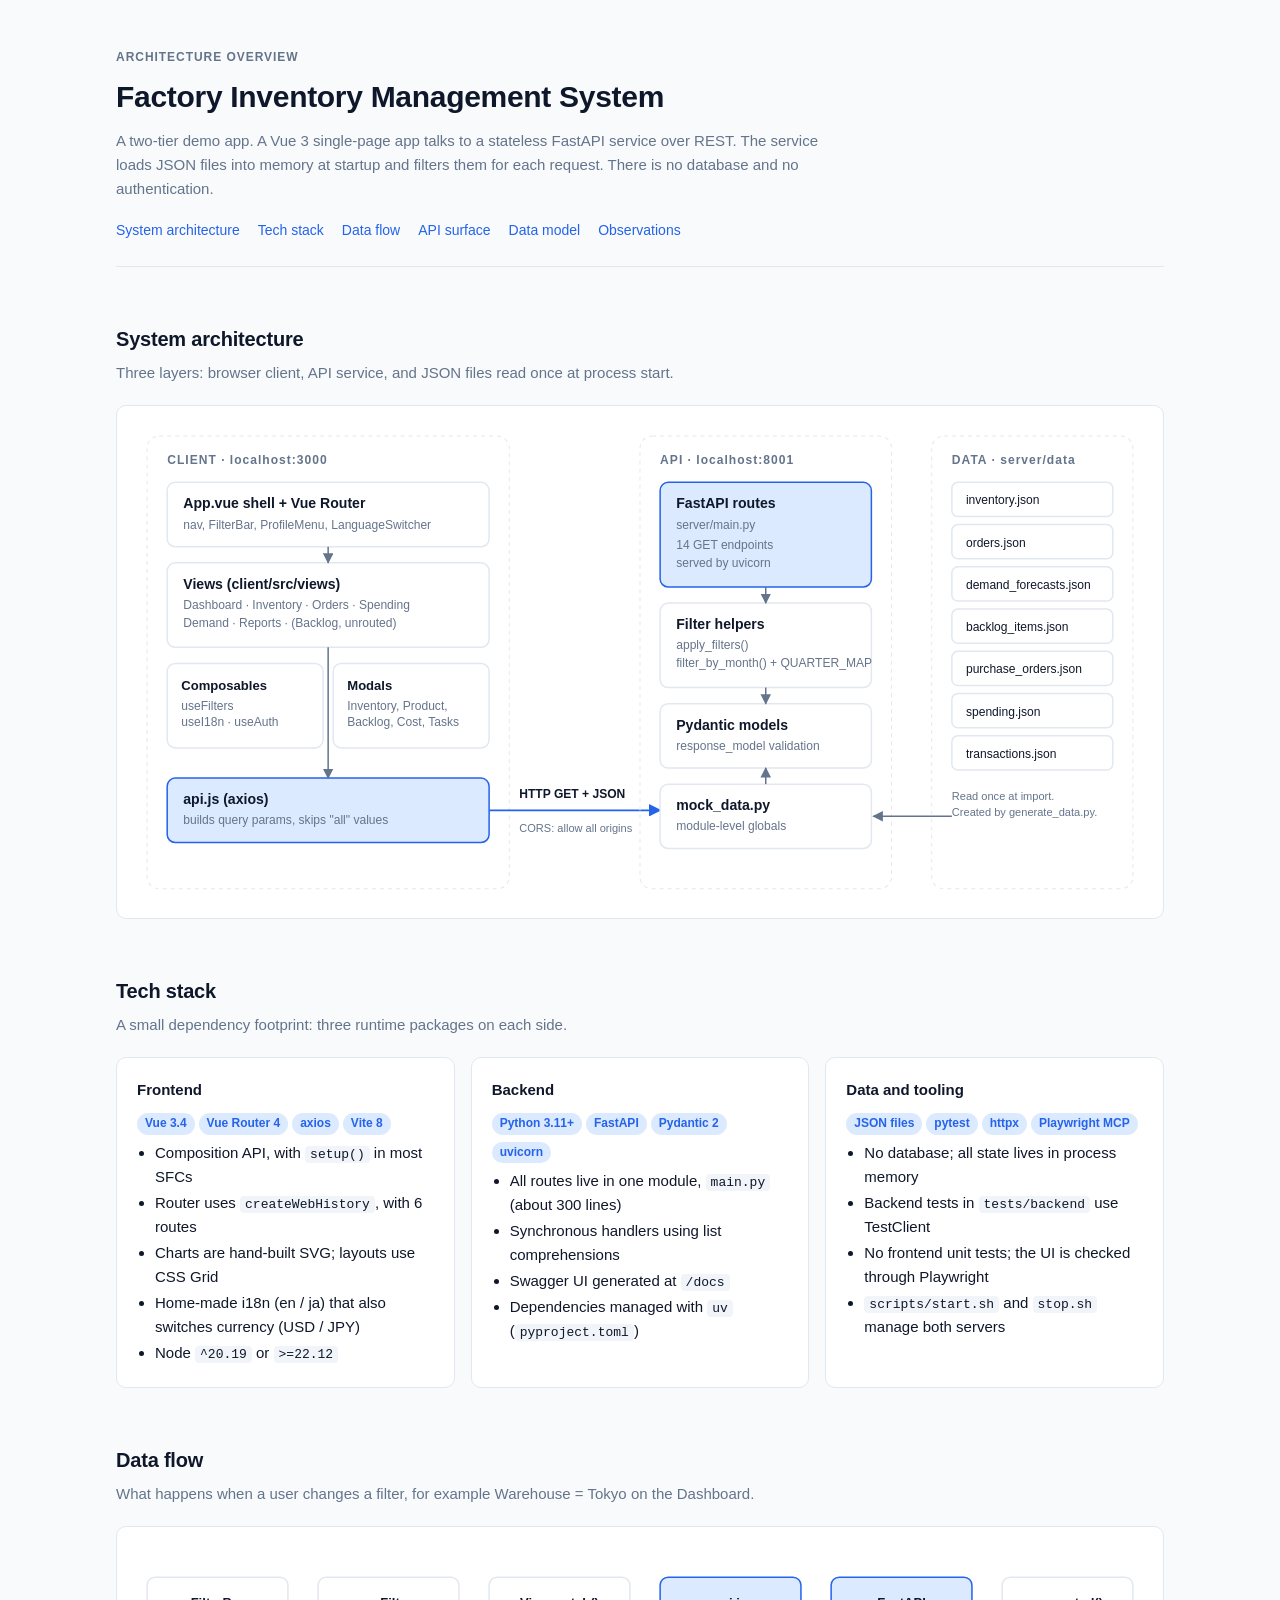
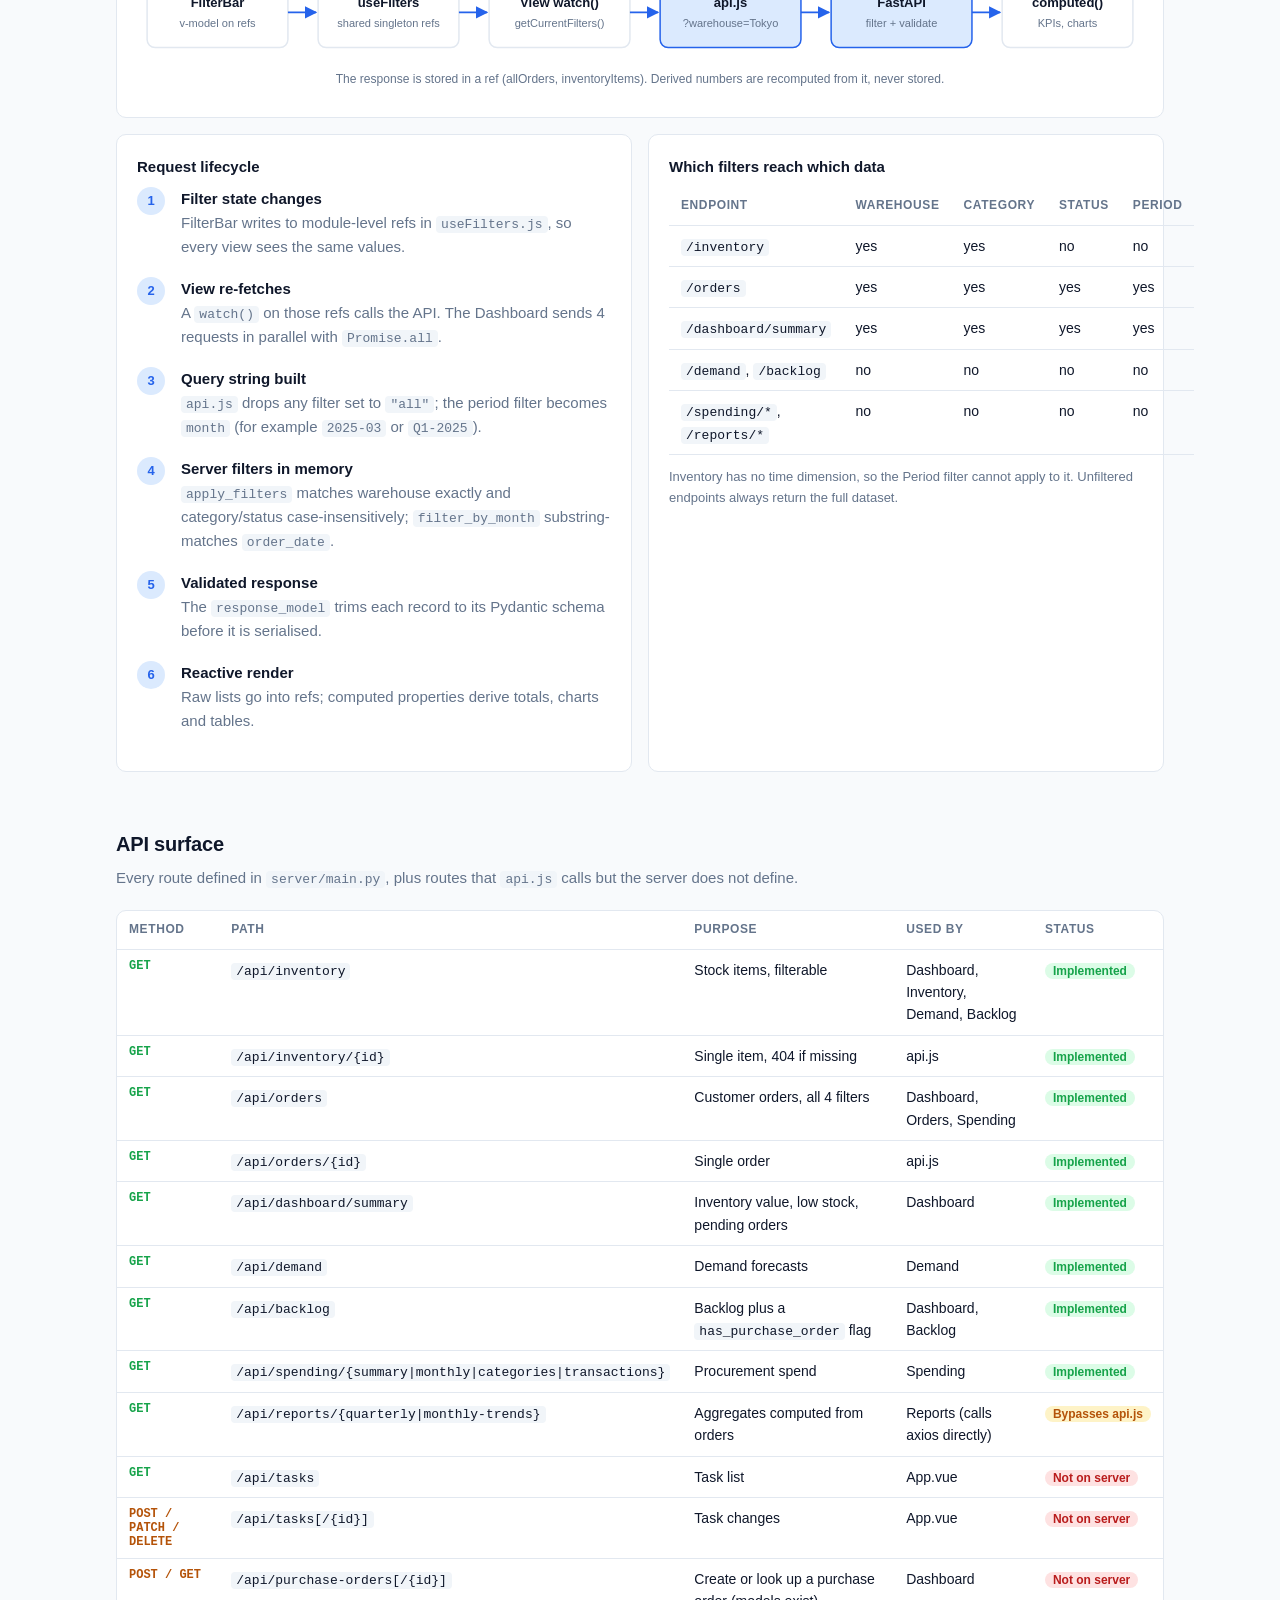
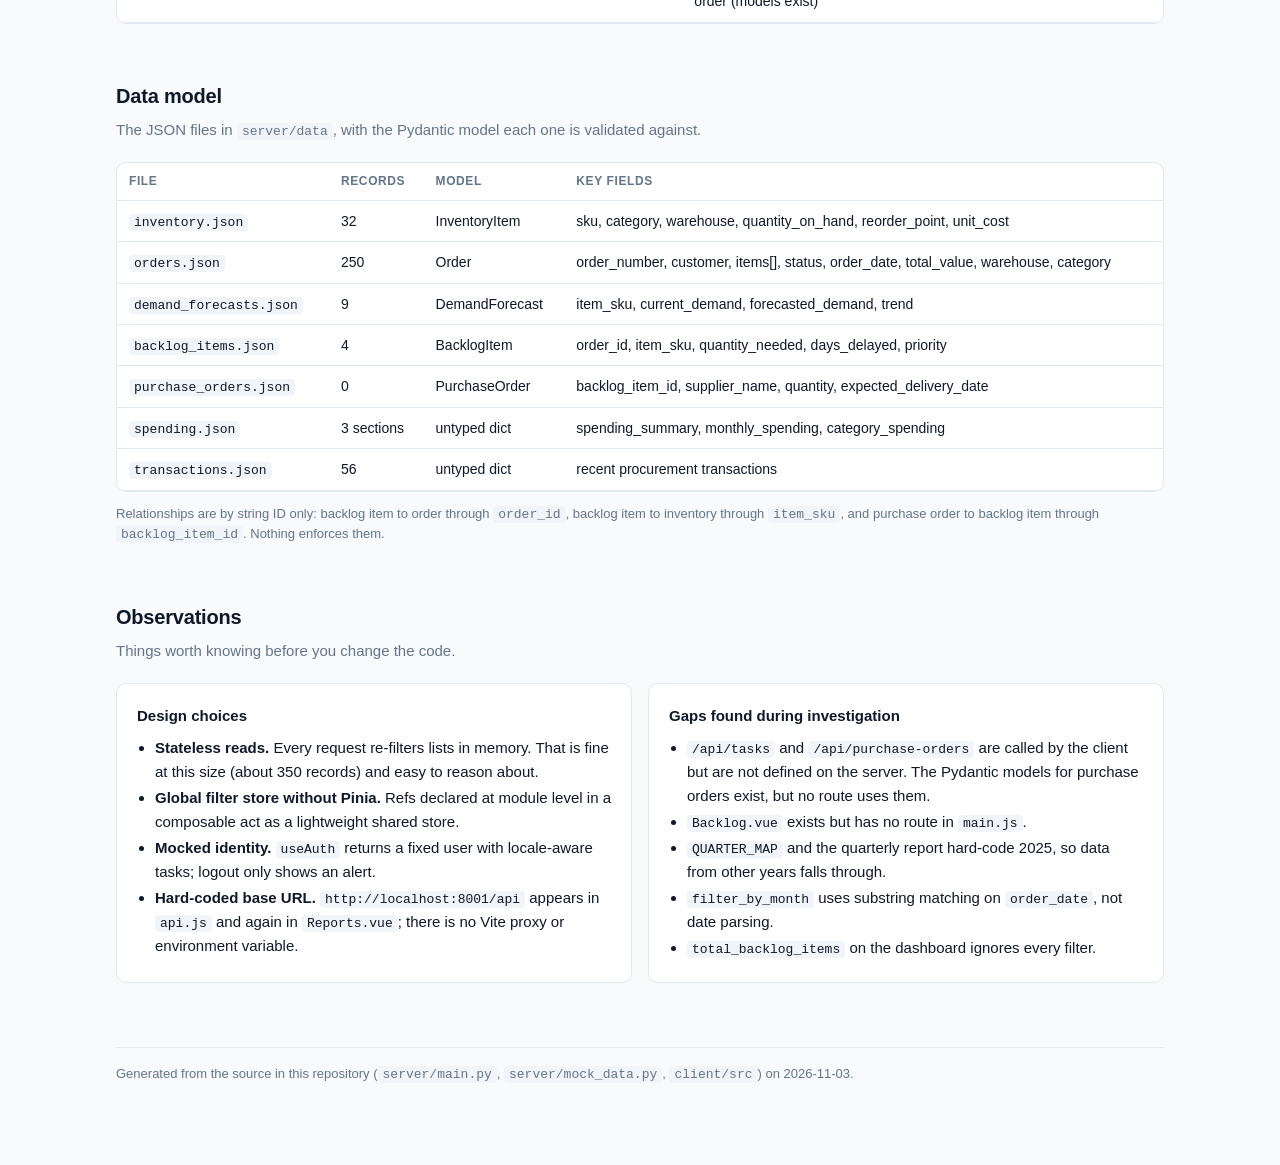
<file: docs/architecture.html>
<!doctype html>
<html lang="en">
<head>
<meta charset="utf-8">
<meta name="viewport" content="width=device-width, initial-scale=1">
<title>Inventory System Architecture</title>
<style>
  :root {
    --bg: #f8fafc; --surface: #ffffff; --ink: #0f172a; --muted: #64748b; --line: #e2e8f0;
    --accent: #2563eb; --accent-soft: #dbeafe; --green: #16a34a; --green-soft: #dcfce7;
    --amber: #b45309; --amber-soft: #fef3c7; --red: #b91c1c; --red-soft: #fee2e2;
    --code-bg: #f1f5f9;
  }
  @media (prefers-color-scheme: dark) {
    :root:not([data-theme="light"]) {
      --bg: #0b1120; --surface: #111827; --ink: #e2e8f0; --muted: #94a3b8; --line: #1f2937;
      --accent: #60a5fa; --accent-soft: #172554; --green: #4ade80; --green-soft: #052e16;
      --amber: #fbbf24; --amber-soft: #422006; --red: #f87171; --red-soft: #450a0a;
      --code-bg: #1e293b;
    }
  }
  * { box-sizing: border-box; }
  body {
    margin: 0; background: var(--bg); color: var(--ink);
    font: 15px/1.6 -apple-system, BlinkMacSystemFont, "Segoe UI", Inter, Roboto, sans-serif;
  }
  .wrap { max-width: 1080px; margin: 0 auto; padding: 48px 16px 80px; }
  header { border-bottom: 1px solid var(--line); padding-bottom: 24px; margin-bottom: 40px; }
  .eyebrow { color: var(--muted); font-size: 12px; letter-spacing: .08em; text-transform: uppercase; font-weight: 600; }
  h1 { font-size: 30px; margin: 6px 0 8px; letter-spacing: -.01em; }
  h2 { font-size: 20px; margin: 56px 0 6px; letter-spacing: -.01em; }
  h3 { font-size: 15px; margin: 0 0 8px; }
  p.lead { color: var(--muted); max-width: 720px; margin: 0; }
  p.sub { color: var(--muted); margin: 0 0 20px; }
  nav { display: flex; flex-wrap: wrap; gap: 6px 18px; margin-top: 18px; font-size: 14px; }
  nav a { color: var(--accent); text-decoration: none; }
  nav a:hover { text-decoration: underline; }
  code { font: 13px/1.4 ui-monospace, SFMono-Regular, Menlo, monospace; background: var(--code-bg); padding: 1px 5px; border-radius: 4px; }
  .card { background: var(--surface); border: 1px solid var(--line); border-radius: 10px; padding: 20px; }
  .grid { display: grid; gap: 16px; }
  .g3 { grid-template-columns: repeat(auto-fit, minmax(260px, 1fr)); }
  .g2 { grid-template-columns: repeat(auto-fit, minmax(320px, 1fr)); }
  .diagram { overflow-x: auto; }
  .diagram svg { display: block; width: 100%; min-width: 760px; height: auto; }
  svg text { font-family: inherit; fill: var(--ink); }
  svg .muted { fill: var(--muted); }
  svg .box { fill: var(--surface); stroke: var(--line); stroke-width: 1.5; }
  svg .tier { fill: none; stroke: var(--line); stroke-dasharray: 4 4; }
  svg .hl { fill: var(--accent-soft); stroke: var(--accent); stroke-width: 1.5; }
  svg .edge { stroke: var(--muted); stroke-width: 1.5; fill: none; }
  svg .edge-accent { stroke: var(--accent); stroke-width: 1.75; fill: none; }
  svg .arrow { fill: var(--muted); }
  svg .arrow-accent { fill: var(--accent); }
  ul.tight { margin: 0; padding-left: 18px; }
  ul.tight li { margin: 2px 0; }
  .tag { display: inline-block; font-size: 12px; font-weight: 600; padding: 1px 8px; border-radius: 999px; background: var(--accent-soft); color: var(--accent); margin: 0 4px 4px 0; }
  table { width: 100%; border-collapse: collapse; font-size: 14px; }
  th, td { text-align: left; padding: 9px 12px; border-bottom: 1px solid var(--line); vertical-align: top; }
  th { color: var(--muted); font-weight: 600; font-size: 12px; text-transform: uppercase; letter-spacing: .05em; }
  .table-wrap { overflow-x: auto; background: var(--surface); border: 1px solid var(--line); border-radius: 10px; }
  .method { font: 600 12px ui-monospace, Menlo, monospace; color: var(--green); }
  .method.post { color: var(--amber); }
  .status { font-size: 12px; font-weight: 600; padding: 1px 8px; border-radius: 999px; white-space: nowrap; }
  .ok { background: var(--green-soft); color: var(--green); }
  .warn { background: var(--amber-soft); color: var(--amber); }
  .bad { background: var(--red-soft); color: var(--red); }
  ol.steps { counter-reset: s; list-style: none; padding: 0; margin: 0; }
  ol.steps li { counter-increment: s; position: relative; padding: 0 0 18px 44px; }
  ol.steps li::before {
    content: counter(s); position: absolute; left: 0; top: 0; width: 28px; height: 28px; border-radius: 50%;
    background: var(--accent-soft); color: var(--accent); font-weight: 700; font-size: 13px;
    display: flex; align-items: center; justify-content: center;
  }
  ol.steps li strong { display: block; }
  ol.steps li span { color: var(--muted); }
  footer { margin-top: 64px; color: var(--muted); font-size: 13px; border-top: 1px solid var(--line); padding-top: 16px; }
</style>
</head>
<body>
<div class="wrap">

<header>
  <div class="eyebrow">Architecture overview</div>
  <h1>Factory Inventory Management System</h1>
  <p class="lead">A two-tier demo app. A Vue 3 single-page app talks to a stateless FastAPI service over REST. The service loads JSON files into memory at startup and filters them for each request. There is no database and no authentication.</p>
  <nav>
    <a href="#system">System architecture</a>
    <a href="#stack">Tech stack</a>
    <a href="#flow">Data flow</a>
    <a href="#api">API surface</a>
    <a href="#data">Data model</a>
    <a href="#notes">Observations</a>
  </nav>
</header>

<!-- ============ SYSTEM ============ -->
<section id="system">
  <h2>System architecture</h2>
  <p class="sub">Three layers: browser client, API service, and JSON files read once at process start.</p>
  <div class="card diagram">
    <svg viewBox="0 0 1000 470" role="img" aria-label="System architecture diagram">
      <defs>
        <marker id="a" viewBox="0 0 10 10" refX="9" refY="5" markerWidth="7" markerHeight="7" orient="auto-start-reverse"><path d="M0,0 L10,5 L0,10 z" class="arrow"/></marker>
        <marker id="b" viewBox="0 0 10 10" refX="9" refY="5" markerWidth="7" markerHeight="7" orient="auto-start-reverse"><path d="M0,0 L10,5 L0,10 z" class="arrow-accent"/></marker>
      </defs>

      <!-- Client tier -->
      <rect class="tier" x="10" y="10" width="360" height="450" rx="12"/>
      <text x="30" y="38" font-size="12" font-weight="700" class="muted" letter-spacing="1">CLIENT · localhost:3000</text>

      <rect class="box" x="30" y="56" width="320" height="64" rx="8"/>
      <text x="46" y="82" font-size="14" font-weight="600">App.vue shell + Vue Router</text>
      <text x="46" y="102" font-size="12" class="muted">nav, FilterBar, ProfileMenu, LanguageSwitcher</text>

      <rect class="box" x="30" y="136" width="320" height="84" rx="8"/>
      <text x="46" y="162" font-size="14" font-weight="600">Views (client/src/views)</text>
      <text x="46" y="182" font-size="12" class="muted">Dashboard · Inventory · Orders · Spending</text>
      <text x="46" y="200" font-size="12" class="muted">Demand · Reports · (Backlog, unrouted)</text>

      <rect class="box" x="30" y="236" width="155" height="84" rx="8"/>
      <text x="44" y="262" font-size="13" font-weight="600">Composables</text>
      <text x="44" y="282" font-size="12" class="muted">useFilters</text>
      <text x="44" y="298" font-size="12" class="muted">useI18n · useAuth</text>

      <rect class="box" x="195" y="236" width="155" height="84" rx="8"/>
      <text x="209" y="262" font-size="13" font-weight="600">Modals</text>
      <text x="209" y="282" font-size="12" class="muted">Inventory, Product,</text>
      <text x="209" y="298" font-size="12" class="muted">Backlog, Cost, Tasks</text>

      <rect class="hl" x="30" y="350" width="320" height="64" rx="8"/>
      <text x="46" y="376" font-size="14" font-weight="600">api.js (axios)</text>
      <text x="46" y="396" font-size="12" class="muted">builds query params, skips "all" values</text>

      <path class="edge" d="M190 120 V136" marker-end="url(#a)"/>
      <path class="edge" d="M190 220 V350" marker-end="url(#a)"/>

      <!-- HTTP -->
      <path class="edge-accent" d="M350 382 H 520" marker-end="url(#b)"/>
      <text x="380" y="370" font-size="12" font-weight="600" fill="currentColor">HTTP GET + JSON</text>
      <text x="380" y="404" font-size="11" class="muted">CORS: allow all origins</text>

      <!-- Server tier -->
      <rect class="tier" x="500" y="10" width="250" height="450" rx="12"/>
      <text x="520" y="38" font-size="12" font-weight="700" class="muted" letter-spacing="1">API · localhost:8001</text>

      <rect class="hl" x="520" y="56" width="210" height="104" rx="8"/>
      <text x="536" y="82" font-size="14" font-weight="600">FastAPI routes</text>
      <text x="536" y="102" font-size="12" class="muted">server/main.py</text>
      <text x="536" y="122" font-size="12" class="muted">14 GET endpoints</text>
      <text x="536" y="140" font-size="12" class="muted">served by uvicorn</text>

      <rect class="box" x="520" y="176" width="210" height="84" rx="8"/>
      <text x="536" y="202" font-size="14" font-weight="600">Filter helpers</text>
      <text x="536" y="222" font-size="12" class="muted">apply_filters()</text>
      <text x="536" y="240" font-size="12" class="muted">filter_by_month() + QUARTER_MAP</text>

      <rect class="box" x="520" y="276" width="210" height="64" rx="8"/>
      <text x="536" y="302" font-size="14" font-weight="600">Pydantic models</text>
      <text x="536" y="322" font-size="12" class="muted">response_model validation</text>

      <rect class="box" x="520" y="356" width="210" height="64" rx="8"/>
      <text x="536" y="382" font-size="14" font-weight="600">mock_data.py</text>
      <text x="536" y="402" font-size="12" class="muted">module-level globals</text>

      <path class="edge" d="M625 160 V176" marker-end="url(#a)"/>
      <path class="edge" d="M625 260 V276" marker-end="url(#a)"/>
      <path class="edge" d="M625 356 V340" marker-end="url(#a)"/>

      <!-- Data tier -->
      <rect class="tier" x="790" y="10" width="200" height="450" rx="12"/>
      <text x="810" y="38" font-size="12" font-weight="700" class="muted" letter-spacing="1">DATA · server/data</text>
      <g font-size="12">
        <rect class="box" x="810" y="56"  width="160" height="34" rx="6"/><text x="824" y="78">inventory.json</text>
        <rect class="box" x="810" y="98"  width="160" height="34" rx="6"/><text x="824" y="120">orders.json</text>
        <rect class="box" x="810" y="140" width="160" height="34" rx="6"/><text x="824" y="162">demand_forecasts.json</text>
        <rect class="box" x="810" y="182" width="160" height="34" rx="6"/><text x="824" y="204">backlog_items.json</text>
        <rect class="box" x="810" y="224" width="160" height="34" rx="6"/><text x="824" y="246">purchase_orders.json</text>
        <rect class="box" x="810" y="266" width="160" height="34" rx="6"/><text x="824" y="288">spending.json</text>
        <rect class="box" x="810" y="308" width="160" height="34" rx="6"/><text x="824" y="330">transactions.json</text>
      </g>
      <text x="810" y="372" font-size="11" class="muted">Read once at import.</text>
      <text x="810" y="388" font-size="11" class="muted">Created by generate_data.py.</text>

      <path class="edge" d="M810 388 C 770 388, 770 388, 732 388" marker-end="url(#a)"/>
    </svg>
  </div>
</section>

<!-- ============ STACK ============ -->
<section id="stack">
  <h2>Tech stack</h2>
  <p class="sub">A small dependency footprint: three runtime packages on each side.</p>
  <div class="grid g3">
    <div class="card">
      <h3>Frontend</h3>
      <div><span class="tag">Vue 3.4</span><span class="tag">Vue Router 4</span><span class="tag">axios</span><span class="tag">Vite 8</span></div>
      <ul class="tight">
        <li>Composition API, with <code>setup()</code> in most SFCs</li>
        <li>Router uses <code>createWebHistory</code>, with 6 routes</li>
        <li>Charts are hand-built SVG; layouts use CSS Grid</li>
        <li>Home-made i18n (en / ja) that also switches currency (USD / JPY)</li>
        <li>Node <code>^20.19</code> or <code>&gt;=22.12</code></li>
      </ul>
    </div>
    <div class="card">
      <h3>Backend</h3>
      <div><span class="tag">Python 3.11+</span><span class="tag">FastAPI</span><span class="tag">Pydantic 2</span><span class="tag">uvicorn</span></div>
      <ul class="tight">
        <li>All routes live in one module, <code>main.py</code> (about 300 lines)</li>
        <li>Synchronous handlers using list comprehensions</li>
        <li>Swagger UI generated at <code>/docs</code></li>
        <li>Dependencies managed with <code>uv</code> (<code>pyproject.toml</code>)</li>
      </ul>
    </div>
    <div class="card">
      <h3>Data and tooling</h3>
      <div><span class="tag">JSON files</span><span class="tag">pytest</span><span class="tag">httpx</span><span class="tag">Playwright MCP</span></div>
      <ul class="tight">
        <li>No database; all state lives in process memory</li>
        <li>Backend tests in <code>tests/backend</code> use TestClient</li>
        <li>No frontend unit tests; the UI is checked through Playwright</li>
        <li><code>scripts/start.sh</code> and <code>stop.sh</code> manage both servers</li>
      </ul>
    </div>
  </div>
</section>

<!-- ============ FLOW ============ -->
<section id="flow">
  <h2>Data flow</h2>
  <p class="sub">What happens when a user changes a filter, for example Warehouse = Tokyo on the Dashboard.</p>
  <div class="card diagram" style="margin-bottom:16px">
    <svg viewBox="0 0 1000 150" role="img" aria-label="Filter request data flow">
      <defs>
        <marker id="c" viewBox="0 0 10 10" refX="9" refY="5" markerWidth="7" markerHeight="7" orient="auto"><path d="M0,0 L10,5 L0,10 z" class="arrow-accent"/></marker>
      </defs>
      <g font-size="13">
        <rect class="box" x="10"  y="30" width="140" height="70" rx="8"/>
        <text x="80" y="60" text-anchor="middle" font-weight="600">FilterBar</text>
        <text x="80" y="80" text-anchor="middle" font-size="11" class="muted">v-model on refs</text>

        <rect class="box" x="180" y="30" width="140" height="70" rx="8"/>
        <text x="250" y="60" text-anchor="middle" font-weight="600">useFilters</text>
        <text x="250" y="80" text-anchor="middle" font-size="11" class="muted">shared singleton refs</text>

        <rect class="box" x="350" y="30" width="140" height="70" rx="8"/>
        <text x="420" y="60" text-anchor="middle" font-weight="600">View watch()</text>
        <text x="420" y="80" text-anchor="middle" font-size="11" class="muted">getCurrentFilters()</text>

        <rect class="hl" x="520" y="30" width="140" height="70" rx="8"/>
        <text x="590" y="60" text-anchor="middle" font-weight="600">api.js</text>
        <text x="590" y="80" text-anchor="middle" font-size="11" class="muted">?warehouse=Tokyo</text>

        <rect class="hl" x="690" y="30" width="140" height="70" rx="8"/>
        <text x="760" y="60" text-anchor="middle" font-weight="600">FastAPI</text>
        <text x="760" y="80" text-anchor="middle" font-size="11" class="muted">filter + validate</text>

        <rect class="box" x="860" y="30" width="130" height="70" rx="8"/>
        <text x="925" y="60" text-anchor="middle" font-weight="600">computed()</text>
        <text x="925" y="80" text-anchor="middle" font-size="11" class="muted">KPIs, charts</text>
      </g>
      <g class="edge-accent">
        <path d="M150 65 H178" marker-end="url(#c)"/>
        <path d="M320 65 H348" marker-end="url(#c)"/>
        <path d="M490 65 H518" marker-end="url(#c)"/>
        <path d="M660 65 H688" marker-end="url(#c)"/>
        <path d="M830 65 H858" marker-end="url(#c)"/>
      </g>
      <text x="500" y="135" text-anchor="middle" font-size="12" class="muted">The response is stored in a ref (allOrders, inventoryItems). Derived numbers are recomputed from it, never stored.</text>
    </svg>
  </div>

  <div class="grid g2">
    <div class="card">
      <h3>Request lifecycle</h3>
      <ol class="steps">
        <li><strong>Filter state changes</strong><span>FilterBar writes to module-level refs in <code>useFilters.js</code>, so every view sees the same values.</span></li>
        <li><strong>View re-fetches</strong><span>A <code>watch()</code> on those refs calls the API. The Dashboard sends 4 requests in parallel with <code>Promise.all</code>.</span></li>
        <li><strong>Query string built</strong><span><code>api.js</code> drops any filter set to <code>"all"</code>; the period filter becomes <code>month</code> (for example <code>2025-03</code> or <code>Q1-2025</code>).</span></li>
        <li><strong>Server filters in memory</strong><span><code>apply_filters</code> matches warehouse exactly and category/status case-insensitively; <code>filter_by_month</code> substring-matches <code>order_date</code>.</span></li>
        <li><strong>Validated response</strong><span>The <code>response_model</code> trims each record to its Pydantic schema before it is serialised.</span></li>
        <li><strong>Reactive render</strong><span>Raw lists go into refs; computed properties derive totals, charts and tables.</span></li>
      </ol>
    </div>
    <div class="card">
      <h3>Which filters reach which data</h3>
      <table>
        <tr><th>Endpoint</th><th>Warehouse</th><th>Category</th><th>Status</th><th>Period</th></tr>
        <tr><td><code>/inventory</code></td><td>yes</td><td>yes</td><td>no</td><td>no</td></tr>
        <tr><td><code>/orders</code></td><td>yes</td><td>yes</td><td>yes</td><td>yes</td></tr>
        <tr><td><code>/dashboard/summary</code></td><td>yes</td><td>yes</td><td>yes</td><td>yes</td></tr>
        <tr><td><code>/demand</code>, <code>/backlog</code></td><td>no</td><td>no</td><td>no</td><td>no</td></tr>
        <tr><td><code>/spending/*</code>, <code>/reports/*</code></td><td>no</td><td>no</td><td>no</td><td>no</td></tr>
      </table>
      <p class="sub" style="margin:12px 0 0;font-size:13px">Inventory has no time dimension, so the Period filter cannot apply to it. Unfiltered endpoints always return the full dataset.</p>
    </div>
  </div>
</section>

<!-- ============ API ============ -->
<section id="api">
  <h2>API surface</h2>
  <p class="sub">Every route defined in <code>server/main.py</code>, plus routes that <code>api.js</code> calls but the server does not define.</p>
  <div class="table-wrap">
    <table>
      <tr><th>Method</th><th>Path</th><th>Purpose</th><th>Used by</th><th>Status</th></tr>
      <tr><td class="method">GET</td><td><code>/api/inventory</code></td><td>Stock items, filterable</td><td>Dashboard, Inventory, Demand, Backlog</td><td><span class="status ok">Implemented</span></td></tr>
      <tr><td class="method">GET</td><td><code>/api/inventory/{id}</code></td><td>Single item, 404 if missing</td><td>api.js</td><td><span class="status ok">Implemented</span></td></tr>
      <tr><td class="method">GET</td><td><code>/api/orders</code></td><td>Customer orders, all 4 filters</td><td>Dashboard, Orders, Spending</td><td><span class="status ok">Implemented</span></td></tr>
      <tr><td class="method">GET</td><td><code>/api/orders/{id}</code></td><td>Single order</td><td>api.js</td><td><span class="status ok">Implemented</span></td></tr>
      <tr><td class="method">GET</td><td><code>/api/dashboard/summary</code></td><td>Inventory value, low stock, pending orders</td><td>Dashboard</td><td><span class="status ok">Implemented</span></td></tr>
      <tr><td class="method">GET</td><td><code>/api/demand</code></td><td>Demand forecasts</td><td>Demand</td><td><span class="status ok">Implemented</span></td></tr>
      <tr><td class="method">GET</td><td><code>/api/backlog</code></td><td>Backlog plus a <code>has_purchase_order</code> flag</td><td>Dashboard, Backlog</td><td><span class="status ok">Implemented</span></td></tr>
      <tr><td class="method">GET</td><td><code>/api/spending/{summary|monthly|categories|transactions}</code></td><td>Procurement spend</td><td>Spending</td><td><span class="status ok">Implemented</span></td></tr>
      <tr><td class="method">GET</td><td><code>/api/reports/{quarterly|monthly-trends}</code></td><td>Aggregates computed from orders</td><td>Reports (calls axios directly)</td><td><span class="status warn">Bypasses api.js</span></td></tr>
      <tr><td class="method">GET</td><td><code>/api/tasks</code></td><td>Task list</td><td>App.vue</td><td><span class="status bad">Not on server</span></td></tr>
      <tr><td class="method post">POST / PATCH / DELETE</td><td><code>/api/tasks[/{id}]</code></td><td>Task changes</td><td>App.vue</td><td><span class="status bad">Not on server</span></td></tr>
      <tr><td class="method post">POST / GET</td><td><code>/api/purchase-orders[/{id}]</code></td><td>Create or look up a purchase order (models exist)</td><td>Dashboard</td><td><span class="status bad">Not on server</span></td></tr>
    </table>
  </div>
</section>

<!-- ============ DATA ============ -->
<section id="data">
  <h2>Data model</h2>
  <p class="sub">The JSON files in <code>server/data</code>, with the Pydantic model each one is validated against.</p>
  <div class="table-wrap">
    <table>
      <tr><th>File</th><th>Records</th><th>Model</th><th>Key fields</th></tr>
      <tr><td><code>inventory.json</code></td><td>32</td><td>InventoryItem</td><td>sku, category, warehouse, quantity_on_hand, reorder_point, unit_cost</td></tr>
      <tr><td><code>orders.json</code></td><td>250</td><td>Order</td><td>order_number, customer, items[], status, order_date, total_value, warehouse, category</td></tr>
      <tr><td><code>demand_forecasts.json</code></td><td>9</td><td>DemandForecast</td><td>item_sku, current_demand, forecasted_demand, trend</td></tr>
      <tr><td><code>backlog_items.json</code></td><td>4</td><td>BacklogItem</td><td>order_id, item_sku, quantity_needed, days_delayed, priority</td></tr>
      <tr><td><code>purchase_orders.json</code></td><td>0</td><td>PurchaseOrder</td><td>backlog_item_id, supplier_name, quantity, expected_delivery_date</td></tr>
      <tr><td><code>spending.json</code></td><td>3 sections</td><td>untyped dict</td><td>spending_summary, monthly_spending, category_spending</td></tr>
      <tr><td><code>transactions.json</code></td><td>56</td><td>untyped dict</td><td>recent procurement transactions</td></tr>
    </table>
  </div>
  <p class="sub" style="margin-top:12px;font-size:13px">Relationships are by string ID only: backlog item to order through <code>order_id</code>, backlog item to inventory through <code>item_sku</code>, and purchase order to backlog item through <code>backlog_item_id</code>. Nothing enforces them.</p>
</section>

<!-- ============ NOTES ============ -->
<section id="notes">
  <h2>Observations</h2>
  <p class="sub">Things worth knowing before you change the code.</p>
  <div class="grid g2">
    <div class="card">
      <h3>Design choices</h3>
      <ul class="tight">
        <li><strong>Stateless reads.</strong> Every request re-filters lists in memory. That is fine at this size (about 350 records) and easy to reason about.</li>
        <li><strong>Global filter store without Pinia.</strong> Refs declared at module level in a composable act as a lightweight shared store.</li>
        <li><strong>Mocked identity.</strong> <code>useAuth</code> returns a fixed user with locale-aware tasks; logout only shows an alert.</li>
        <li><strong>Hard-coded base URL.</strong> <code>http://localhost:8001/api</code> appears in <code>api.js</code> and again in <code>Reports.vue</code>; there is no Vite proxy or environment variable.</li>
      </ul>
    </div>
    <div class="card">
      <h3>Gaps found during investigation</h3>
      <ul class="tight">
        <li><code>/api/tasks</code> and <code>/api/purchase-orders</code> are called by the client but are not defined on the server. The Pydantic models for purchase orders exist, but no route uses them.</li>
        <li><code>Backlog.vue</code> exists but has no route in <code>main.js</code>.</li>
        <li><code>QUARTER_MAP</code> and the quarterly report hard-code 2025, so data from other years falls through.</li>
        <li><code>filter_by_month</code> uses substring matching on <code>order_date</code>, not date parsing.</li>
        <li><code>total_backlog_items</code> on the dashboard ignores every filter.</li>
      </ul>
    </div>
  </div>
</section>

<footer>
  Generated from the source in this repository (<code>server/main.py</code>, <code>server/mock_data.py</code>, <code>client/src</code>) on 2026-11-03.
</footer>

</div>
</body>
</html>
</file>
